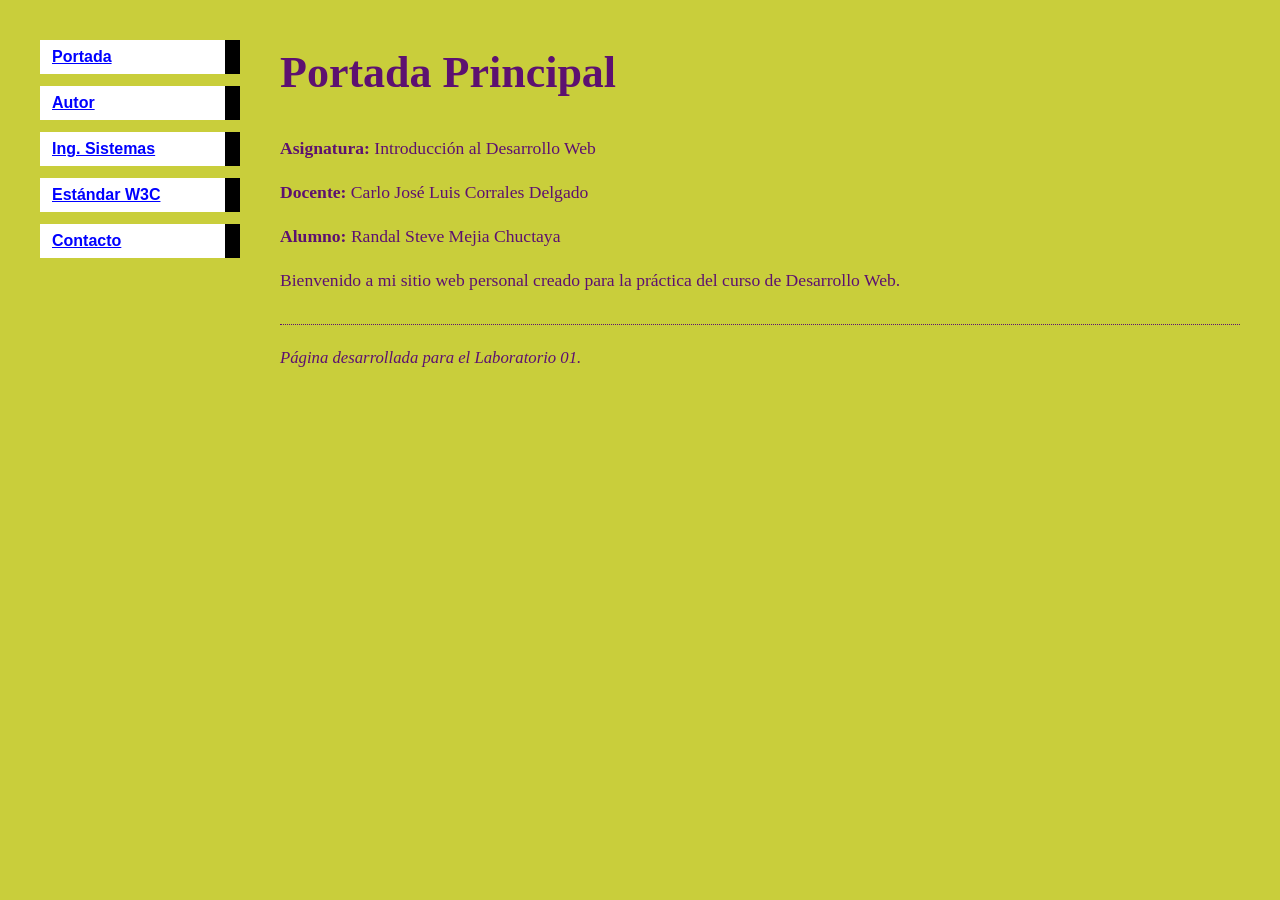
<file: Lab01/index.html>
<!DOCTYPE html>
<html lang="es">
<head>
    <meta charset="UTF-8">
    <title>Portada - Página Personal</title>
    <link rel="stylesheet" href="css/style.css">
</head>
<body>
    <div class="main-container">
        <nav>
            <ul>
                <li><a href="index.html">Portada</a></li>
                <li><a href="author.html">Autor</a></li>
                <li><a href="system.html">Ing. Sistemas</a></li>
                <li><a href="w3c.html">Estándar W3C</a></li>
                <li><a href="contact.html">Contacto</a></li>
            </ul>
        </nav>
        
        <main class="content">
            <h1>Portada Principal</h1>
            <p><strong>Asignatura:</strong> Introducción al Desarrollo Web</p>
            <p><strong>Docente:</strong> Carlo José Luis Corrales Delgado</p>
            <p><strong>Alumno:</strong> Randal Steve Mejia Chuctaya</p>
            
            <p>Bienvenido a mi sitio web personal creado para la práctica del curso de Desarrollo Web.</p>
            
            <hr>
            <footer>
                <em>Página desarrollada para el Laboratorio 01.</em>
            </footer>
        </main>
    </div>
</body>
</html>
</file>
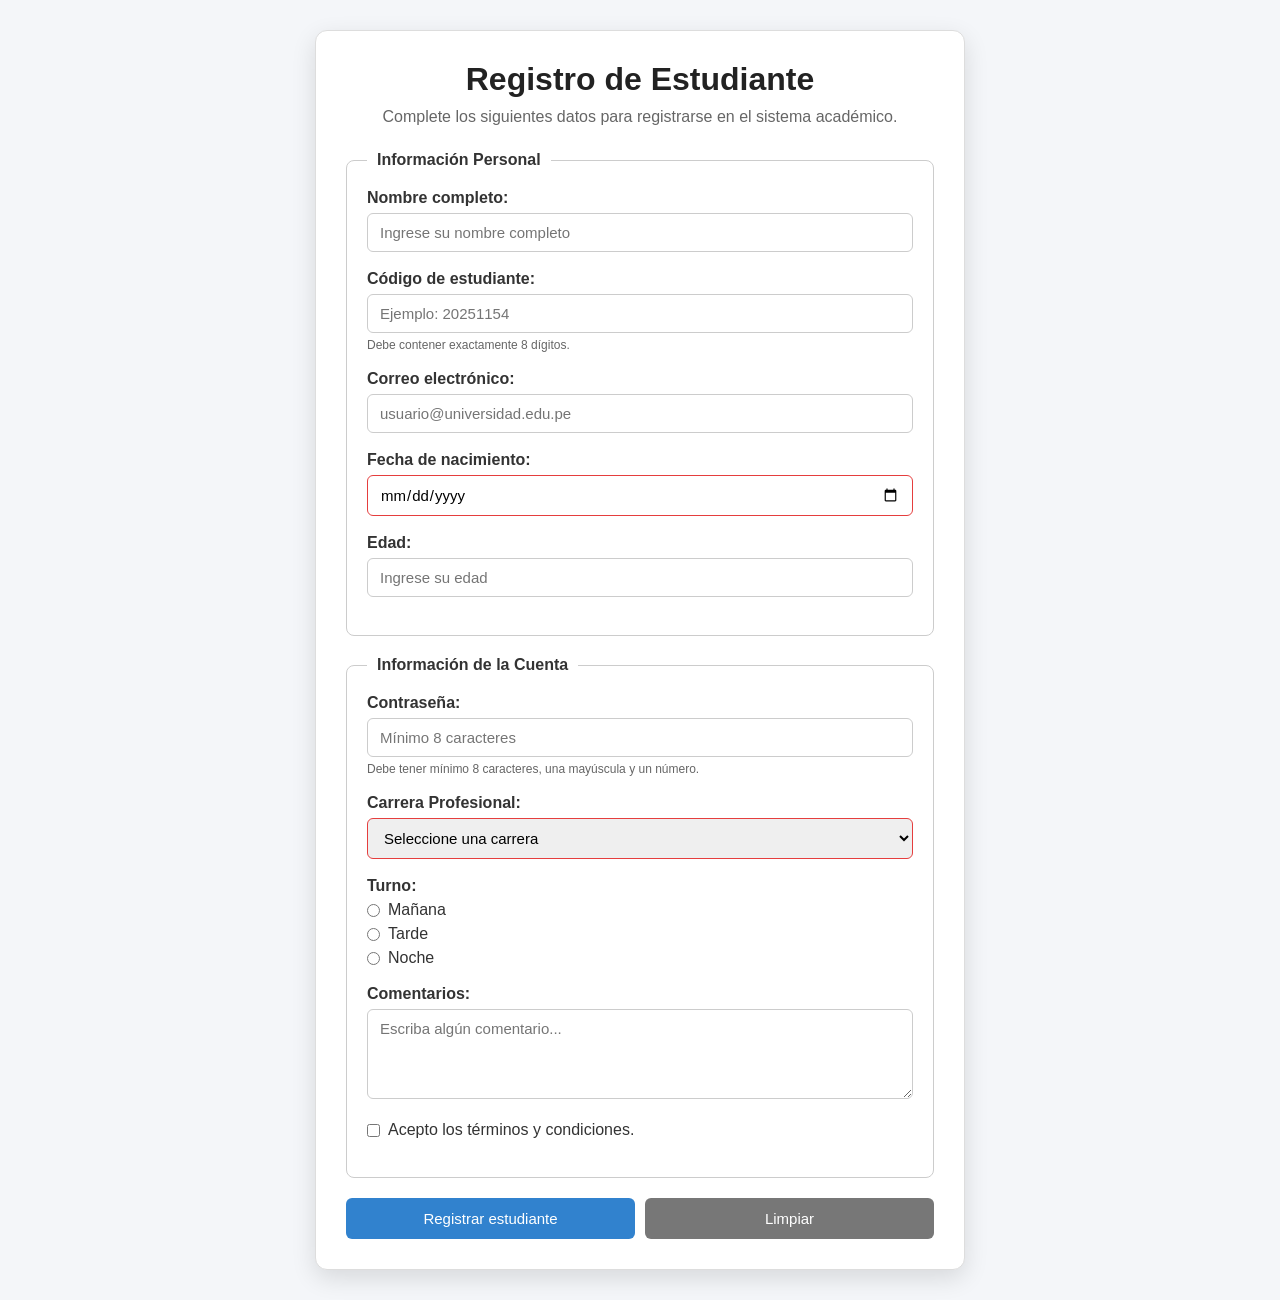
<file: lab02/index.html>
<!DOCTYPE html>
<html lang="es">
<head>
    <meta charset="UTF-8">
    <meta name="viewport" content="width=device-width, initial-scale=1.0">
    <title>Registro Académico</title>

    <link rel="stylesheet" href="styles.css">
</head>

<body>

    <main class="card">

        <h1>Registro de Estudiante</h1>
        <p class="descripcion">
            Complete los siguientes datos para registrarse en el sistema académico.
        </p>

        <form action="#" method="POST">

            <!-- INFORMACIÓN PERSONAL -->
            <fieldset>
                <legend>Información Personal</legend>

                <div class="form-group">
                    <label for="nombre">Nombre completo:</label>
                    <input
                        type="text"
                        id="nombre"
                        name="nombre"
                        required
                        minlength="3"
                        placeholder="Ingrese su nombre completo"
                    >
                </div>

                <div class="form-group">
                    <label for="codigo">Código de estudiante:</label>
                    <input
                        type="text"
                        id="codigo"
                        name="codigo"
                        required
                        pattern="[0-9]{8}"
                        maxlength="8"
                        inputmode="numeric"
                        placeholder="Ejemplo: 20251154"
                    >
                    <small>Debe contener exactamente 8 dígitos.</small>
                </div>

                <div class="form-group">
                    <label for="email">Correo electrónico:</label>
                    <input
                        type="email"
                        id="email"
                        name="email"
                        required
                        placeholder="usuario@universidad.edu.pe"
                    >
                </div>

                <div class="form-group">
                    <label for="fecha">Fecha de nacimiento:</label>
                    <input
                        type="date"
                        id="fecha"
                        name="fecha"
                        required
                        min="1990-01-01"
                        max="2012-12-31"
                    >
                </div>

                <div class="form-group">
                    <label for="edad">Edad:</label>
                    <input
                        type="number"
                        id="edad"
                        name="edad"
                        required
                        min="14"
                        max="100"
                        placeholder="Ingrese su edad"
                    >
                </div>

            </fieldset>


            <fieldset>
                <legend>Información de la Cuenta</legend>

                <div class="form-group">
                    <label for="password">Contraseña:</label>
                    <input
                        type="password"
                        id="password"
                        name="password"
                        required
                        minlength="8"
                        pattern="(?=.*[A-Z])(?=.*[0-9]).{8,}"
                        placeholder="Mínimo 8 caracteres"
                    >
                    <small>
                        Debe tener mínimo 8 caracteres, una mayúscula y un número.
                    </small>
                </div>

                <div class="form-group">
                    <label for="carrera">Carrera Profesional:</label>
                    <select id="carrera" name="carrera" required>
                        <option value="">Seleccione una carrera</option>
                        <option value="ingenieria-sistemas">
                            Ingeniería de Sistemas
                        </option>
                        <option value="ingenieria-computacion">
                            Ingeniería de Computación
                        </option>
                        <option value="ingenieria-industrial">
                            Ingeniería Industrial
                        </option>
                        <option value="ingenieria-civil">
                            Ingeniería Civil
                        </option>
                        <option value="administracion">
                            Administración
                        </option>
                    </select>
                </div>

                <div class="form-group">
                    <p class="label-title">Turno:</p>

                    <label class="radio-label">
                        <input
                            type="radio"
                            name="turno"
                            value="manana"
                            required
                        >
                        Mañana
                    </label>

                    <label class="radio-label">
                        <input
                            type="radio"
                            name="turno"
                            value="tarde"
                        >
                        Tarde
                    </label>

                    <label class="radio-label">
                        <input
                            type="radio"
                            name="turno"
                            value="noche"
                        >
                        Noche
                    </label>
                </div>

                <div class="form-group">
                    <label for="comentarios">Comentarios:</label>
                    <textarea
                        id="comentarios"
                        name="comentarios"
                        rows="4"
                        maxlength="300"
                        placeholder="Escriba algún comentario..."
                    ></textarea>
                </div>

                <div class="form-group checkbox-group">
                    <label>
                        <input
                            type="checkbox"
                            id="terminos"
                            name="terminos"
                            required
                        >
                        Acepto los términos y condiciones.
                    </label>
                </div>

            </fieldset>


            <div class="buttons">

                <button type="submit">
                    Registrar estudiante
                </button>

                <button type="reset" class="btn-reset">
                    Limpiar
                </button>

            </div>

        </form>

    </main>

</body>
</html>
</file>
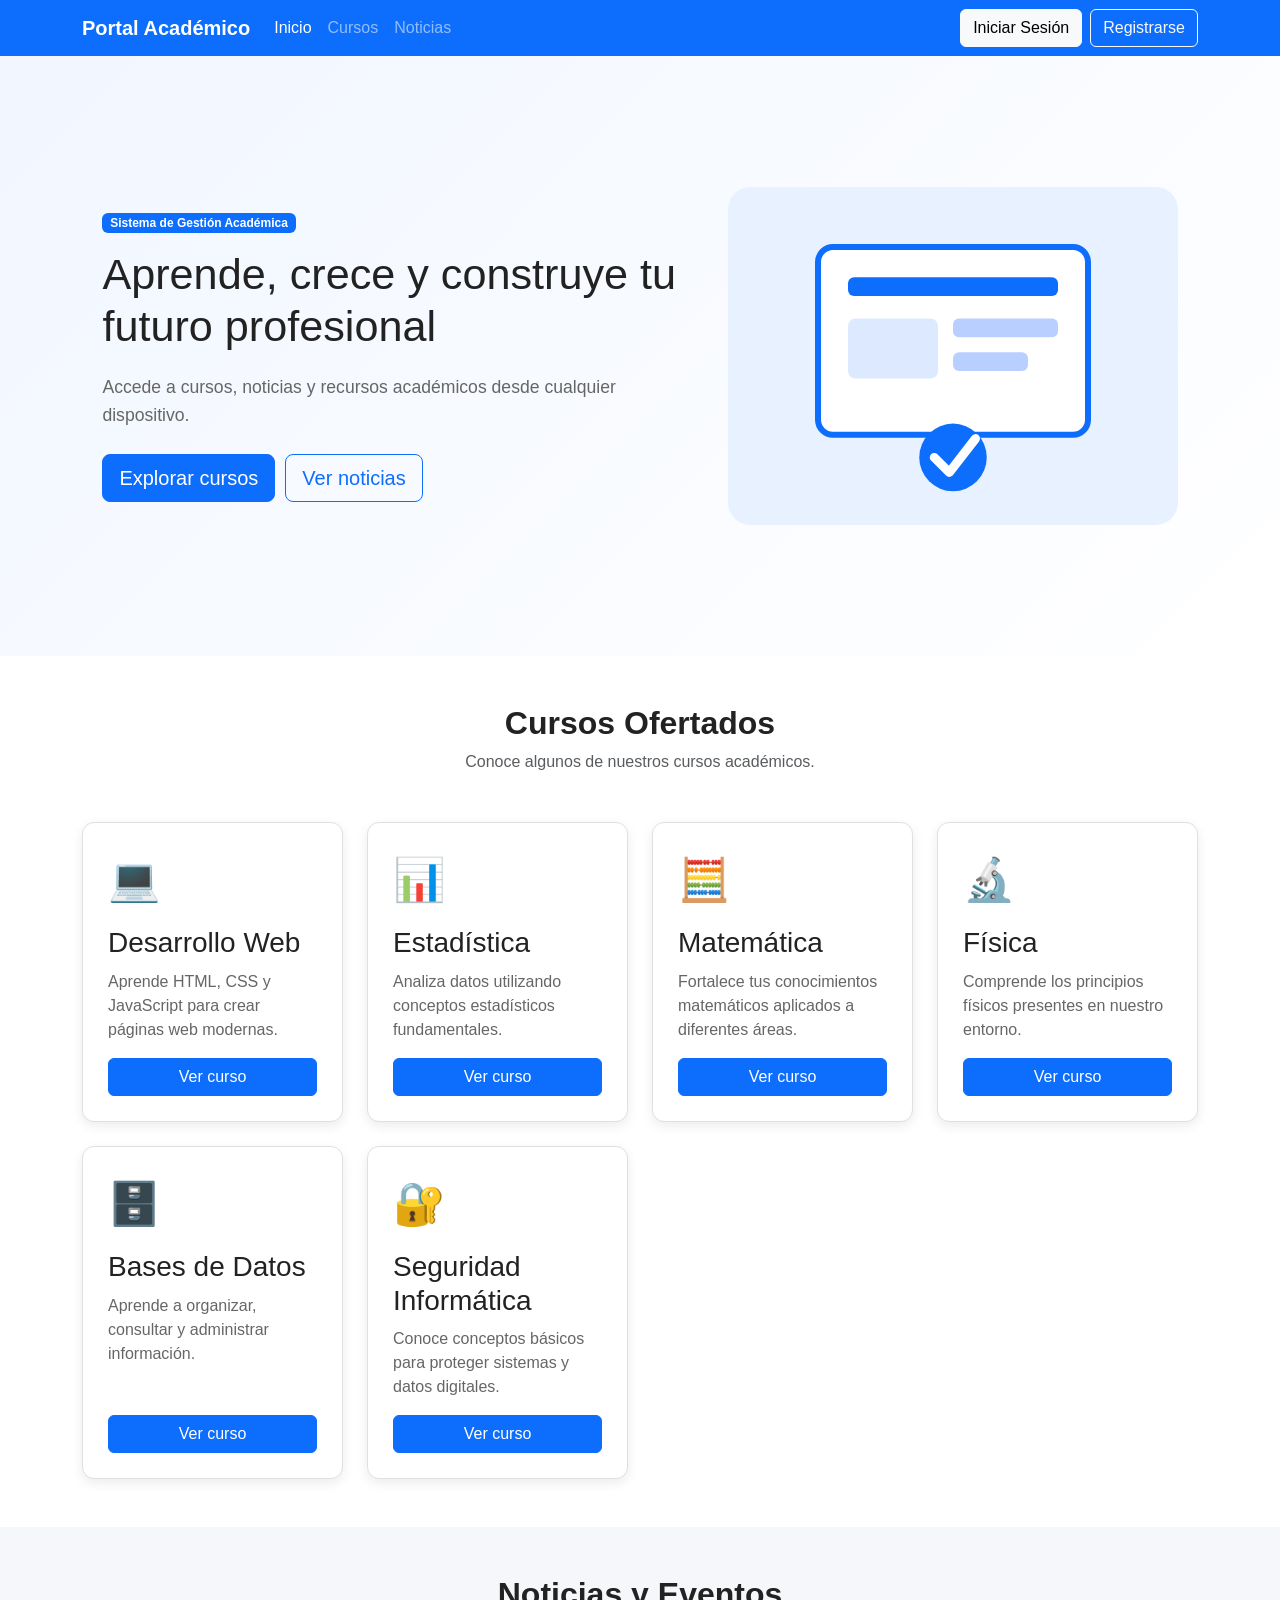
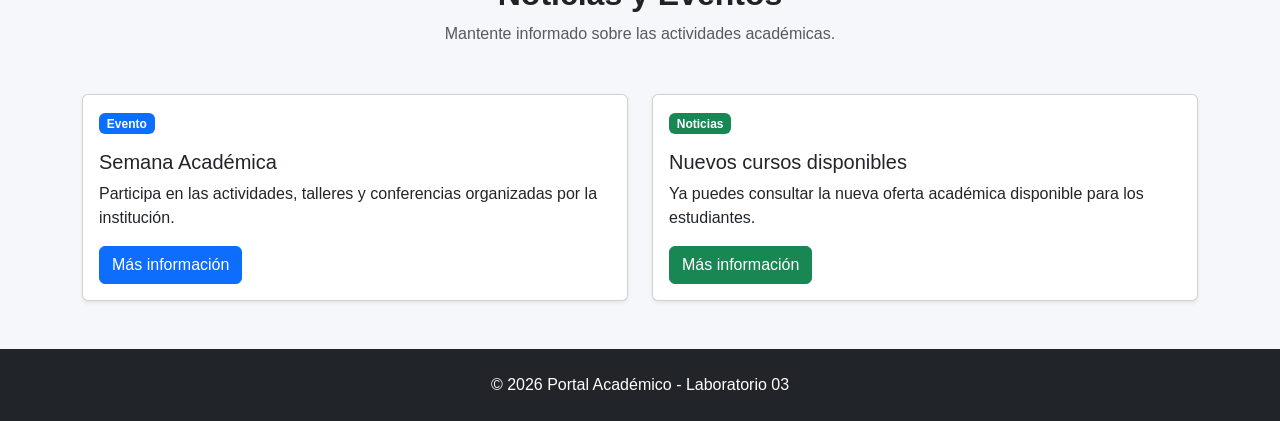
<file: Lab03/index.html>
<!DOCTYPE html>
<html lang="es">

<head>
    <meta charset="UTF-8">

    <meta name="viewport"
          content="width=device-width, initial-scale=1.0">

    <title>Portal Académico</title>

    <link
        href="https://cdn.jsdelivr.net/npm/bootstrap@5.3.3/dist/css/bootstrap.min.css"
        rel="stylesheet"
    >


    <link rel="stylesheet" href="styles.css">
</head>

<body>


    <nav class="navbar navbar-expand-lg navbar-dark bg-primary">
        <div class="container">

            <a class="navbar-brand fw-bold" href="#">
                Portal Académico
            </a>

            <button
                class="navbar-toggler"
                type="button"
                data-bs-toggle="collapse"
                data-bs-target="#navbarNav"
                aria-controls="navbarNav"
                aria-expanded="false"
                aria-label="Mostrar navegación"
            >
                <span class="navbar-toggler-icon"></span>
            </button>

            <div
                class="collapse navbar-collapse"
                id="navbarNav"
            >

                <ul class="navbar-nav me-auto mb-2 mb-lg-0">

                    <li class="nav-item">
                        <a class="nav-link active" href="#">
                            Inicio
                        </a>
                    </li>

                    <li class="nav-item">
                        <a class="nav-link" href="#cursos">
                            Cursos
                        </a>
                    </li>

                    <li class="nav-item">
                        <a class="nav-link" href="#noticias">
                            Noticias
                        </a>
                    </li>

                </ul>

                <div class="d-flex gap-2">

                    <a href="#"
                       class="btn btn-light">
                        Iniciar Sesión
                    </a>

                    <a href="#"
                       class="btn btn-outline-light">
                        Registrarse
                    </a>

                </div>

            </div>
        </div>
    </nav>


    <section class="hero-section">

        <div class="hero-text">

            <span class="badge bg-primary mb-3">
                Sistema de Gestión Académica
            </span>

            <h1>
                Aprende, crece y construye
                tu futuro profesional
            </h1>

            <p>
                Accede a cursos, noticias y recursos académicos
                desde cualquier dispositivo.
            </p>

            <div class="hero-buttons">

                <a href="#cursos"
                   class="btn btn-primary btn-lg">
                    Explorar cursos
                </a>

                <a href="#noticias"
                   class="btn btn-outline-primary btn-lg">
                    Ver noticias
                </a>

            </div>

        </div>


        <div class="hero-image">

            <img
                src="hero.svg"
                alt="Ilustración del portal académico"
            >

        </div>

    </section>


    <section
        id="cursos"
        class="container py-5"
    >

        <div class="section-title text-center mb-5">

            <h2>Cursos Ofertados</h2>

            <p class="text-muted">
                Conoce algunos de nuestros cursos académicos.
            </p>

        </div>


        <div class="course-grid">

            <!-- CURSO 1 -->
            <article class="course-card">

                <div class="course-icon">
                    💻
                </div>

                <h3>Desarrollo Web</h3>

                <p>
                    Aprende HTML, CSS y JavaScript
                    para crear páginas web modernas.
                </p>

                <a href="#"
                   class="btn btn-primary">
                    Ver curso
                </a>

            </article>


            <!-- CURSO 2 -->
            <article class="course-card">

                <div class="course-icon">
                    📊
                </div>

                <h3>Estadística</h3>

                <p>
                    Analiza datos utilizando conceptos
                    estadísticos fundamentales.
                </p>

                <a href="#"
                   class="btn btn-primary">
                    Ver curso
                </a>

            </article>


            <!-- CURSO 3 -->
            <article class="course-card">

                <div class="course-icon">
                    🧮
                </div>

                <h3>Matemática</h3>

                <p>
                    Fortalece tus conocimientos matemáticos
                    aplicados a diferentes áreas.
                </p>

                <a href="#"
                   class="btn btn-primary">
                    Ver curso
                </a>

            </article>


            <!-- CURSO 4 -->
            <article class="course-card">

                <div class="course-icon">
                    🔬
                </div>

                <h3>Física</h3>

                <p>
                    Comprende los principios físicos
                    presentes en nuestro entorno.
                </p>

                <a href="#"
                   class="btn btn-primary">
                    Ver curso
                </a>

            </article>


            <!-- CURSO 5 -->
            <article class="course-card">

                <div class="course-icon">
                    🗄️
                </div>

                <h3>Bases de Datos</h3>

                <p>
                    Aprende a organizar, consultar
                    y administrar información.
                </p>

                <a href="#"
                   class="btn btn-primary">
                    Ver curso
                </a>

            </article>


            <!-- CURSO 6 -->
            <article class="course-card">

                <div class="course-icon">
                    🔐
                </div>

                <h3>Seguridad Informática</h3>

                <p>
                    Conoce conceptos básicos para proteger
                    sistemas y datos digitales.
                </p>

                <a href="#"
                   class="btn btn-primary">
                    Ver curso
                </a>

            </article>

        </div>

    </section>


    <!-- ==========================
         NOTICIAS Y EVENTOS
         ========================== -->

    <section
        id="noticias"
        class="news-section py-5"
    >

        <div class="container">

            <div class="text-center mb-5">

                <h2>Noticias y Eventos</h2>

                <p class="text-muted">
                    Mantente informado sobre las actividades académicas.
                </p>

            </div>


            <div class="row g-4">

                <!-- NOTICIA 1 -->
                <div class="col-md-6">

                    <div class="card h-100 shadow-sm">

                        <div class="card-body">

                            <span class="badge bg-primary mb-3">
                                Evento
                            </span>

                            <h5 class="card-title">
                                Semana Académica
                            </h5>

                            <p class="card-text">
                                Participa en las actividades,
                                talleres y conferencias organizadas
                                por la institución.
                            </p>

                            <button
                                type="button"
                                class="btn btn-primary"
                                data-bs-toggle="modal"
                                data-bs-target="#infoModal"
                            >
                                Más información
                            </button>

                        </div>

                    </div>

                </div>


                <!-- NOTICIA 2 -->
                <div class="col-md-6">

                    <div class="card h-100 shadow-sm">

                        <div class="card-body">

                            <span class="badge bg-success mb-3">
                                Noticias
                            </span>

                            <h5 class="card-title">
                                Nuevos cursos disponibles
                            </h5>

                            <p class="card-text">
                                Ya puedes consultar la nueva oferta
                                académica disponible para los estudiantes.
                            </p>

                            <button
                                type="button"
                                class="btn btn-success"
                                data-bs-toggle="modal"
                                data-bs-target="#infoModal"
                            >
                                Más información
                            </button>

                        </div>

                    </div>

                </div>

            </div>

        </div>

    </section>




    <div
        class="modal fade"
        id="infoModal"
        tabindex="-1"
        aria-labelledby="infoModalLabel"
        aria-hidden="true"
    >

        <div class="modal-dialog">

            <div class="modal-content">

                <div class="modal-header">

                    <h5
                        class="modal-title"
                        id="infoModalLabel"
                    >
                        Información académica
                    </h5>

                    <button
                        type="button"
                        class="btn-close"
                        data-bs-dismiss="modal"
                        aria-label="Cerrar"
                    ></button>

                </div>

                <div class="modal-body">

                    Para obtener información detallada sobre
                    cursos y actividades académicas, consulte
                    el portal institucional.

                </div>

                <div class="modal-footer">

                    <button
                        type="button"
                        class="btn btn-secondary"
                        data-bs-dismiss="modal"
                    >
                        Cerrar
                    </button>

                </div>

            </div>

        </div>

    </div>


    <footer class="bg-dark text-white text-center py-4">

        <p class="mb-0">
            © 2026 Portal Académico - Laboratorio 03
        </p>

    </footer>

    <script
        src="https://cdn.jsdelivr.net/npm/bootstrap@5.3.3/dist/js/bootstrap.bundle.min.js">
    </script>

</body>

</html>
</file>
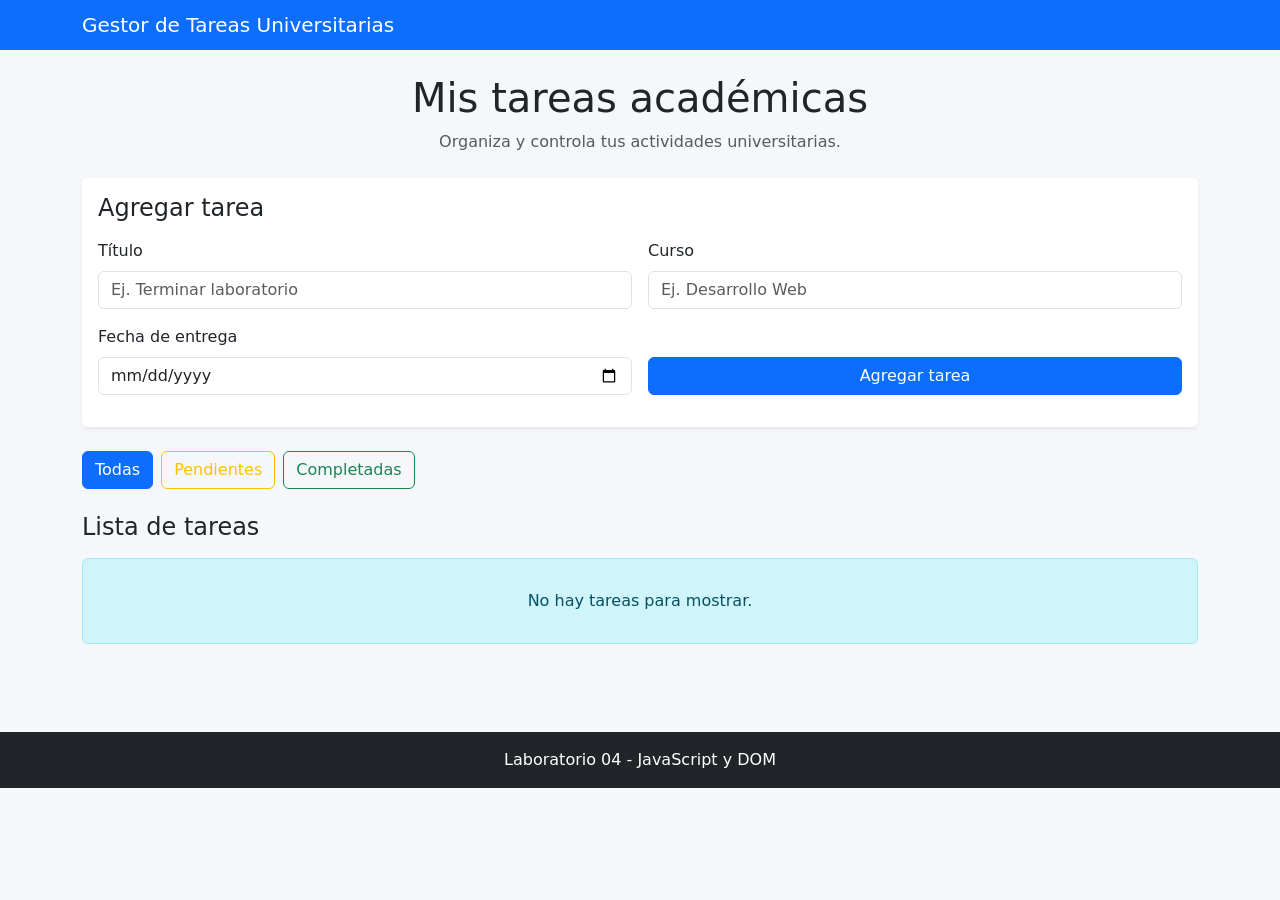
<file: Lab04/index.html>
<!DOCTYPE html>
<html lang="es">
<head>
    <meta charset="UTF-8">
    <meta name="viewport" content="width=device-width, initial-scale=1.0">
    <title>Gestor de Tareas Universitarias</title>

    <link href="https://cdn.jsdelivr.net/npm/bootstrap@5.3.3/dist/css/bootstrap.min.css" rel="stylesheet">

    <link rel="stylesheet" href="styles.css">
</head>

<body>

    <nav class="navbar navbar-dark bg-primary">
        <div class="container">
            <span class="navbar-brand mb-0 h1">
                Gestor de Tareas Universitarias
            </span>
        </div>
    </nav>

    <main class="container py-4">

        <div class="text-center mb-4">
            <h1>Mis tareas académicas</h1>
            <p class="text-muted">
                Organiza y controla tus actividades universitarias.
            </p>
        </div>

        <section class="card shadow-sm mb-4">
            <div class="card-body">

                <h2 class="h4 mb-3">Agregar tarea</h2>

                <form id="task-form">

                    <div class="row g-3">

                        <div class="col-md-6">
                            <label for="titulo" class="form-label">
                                Título
                            </label>

                            <input
                                type="text"
                                id="titulo"
                                class="form-control"
                                placeholder="Ej. Terminar laboratorio"
                            >
                        </div>

                        <div class="col-md-6">
                            <label for="curso" class="form-label">
                                Curso
                            </label>

                            <input
                                type="text"
                                id="curso"
                                class="form-control"
                                placeholder="Ej. Desarrollo Web"
                            >
                        </div>

                        <div class="col-md-6">
                            <label for="fechaEntrega" class="form-label">
                                Fecha de entrega
                            </label>

                            <input
                                type="date"
                                id="fechaEntrega"
                                class="form-control"
                            >
                        </div>

                        <div class="col-md-6 d-flex align-items-end">
                            <button
                                type="submit"
                                class="btn btn-primary w-100"
                            >
                                Agregar tarea
                            </button>
                        </div>

                    </div>

                </form>

                <div id="alert-container" class="mt-3"></div>

            </div>
        </section>

        <section class="mb-4">

            <div class="d-flex flex-wrap gap-2 mb-3">

                <button
                    class="btn btn-outline-primary filter-btn active"
                    data-filter="todas"
                >
                    Todas
                </button>

                <button
                    class="btn btn-outline-warning filter-btn"
                    data-filter="pendientes"
                >
                    Pendientes
                </button>

                <button
                    class="btn btn-outline-success filter-btn"
                    data-filter="completadas"
                >
                    Completadas
                </button>

            </div>

        </section>

        <section>

            <h2 class="h4 mb-3">Lista de tareas</h2>

            <div id="task-list" class="row g-3"></div>

        </section>

    </main>

    <footer class="bg-dark text-white text-center py-3 mt-5">
        <p class="mb-0">
            Laboratorio 04 - JavaScript y DOM
        </p>
    </footer>

    <script src="app.js"></script>

</body>
</html>
</file>
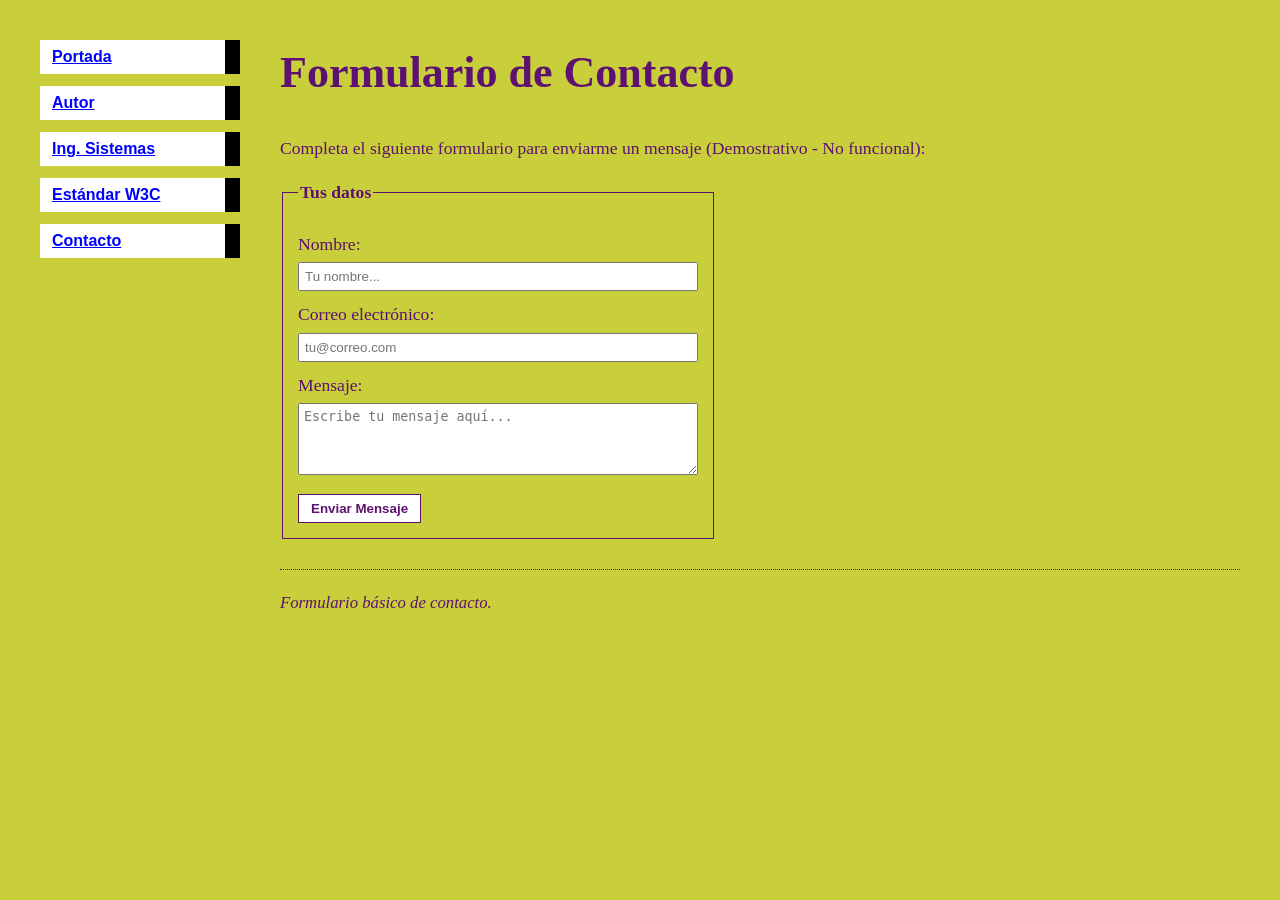
<file: Lab01/contact.html>
<!DOCTYPE html>
<html lang="es">
<head>
    <meta charset="UTF-8">
    <title>Formulario de Contacto</title>
    <link rel="stylesheet" href="css/style.css">
</head>
<body>
    <div class="main-container">
        <nav>
            <ul>
                <li><a href="index.html">Portada</a></li>
                <li><a href="author.html">Autor</a></li>
                <li><a href="system.html">Ing. Sistemas</a></li>
                <li><a href="w3c.html">Estándar W3C</a></li>
                <li><a href="contact.html">Contacto</a></li>
            </ul>
        </nav>
        
        <main class="content">
            <h1>Formulario de Contacto</h1>
            <p>Completa el siguiente formulario para enviarme un mensaje (Demostrativo - No funcional):</p>

            <form action="#" method="get">
                <fieldset>
                    <legend><strong>Tus datos</strong></legend>
                    
                    <label for="name">Nombre:</label>
                    <input type="text" id="name" name="name" placeholder="Tu nombre...">

                    <label for="email">Correo electrónico:</label>
                    <input type="email" id="email" name="email" placeholder="tu@correo.com">

                    <label for="message">Mensaje:</label>
                    <textarea id="message" name="message" rows="4" placeholder="Escribe tu mensaje aquí..."></textarea>

                    <button type="submit">Enviar Mensaje</button>
                </fieldset>
            </form>

            <hr>
            <footer>
                <em>Formulario básico de contacto.</em>
            </footer>
        </main>
    </div>
</body>
</html>
</file>
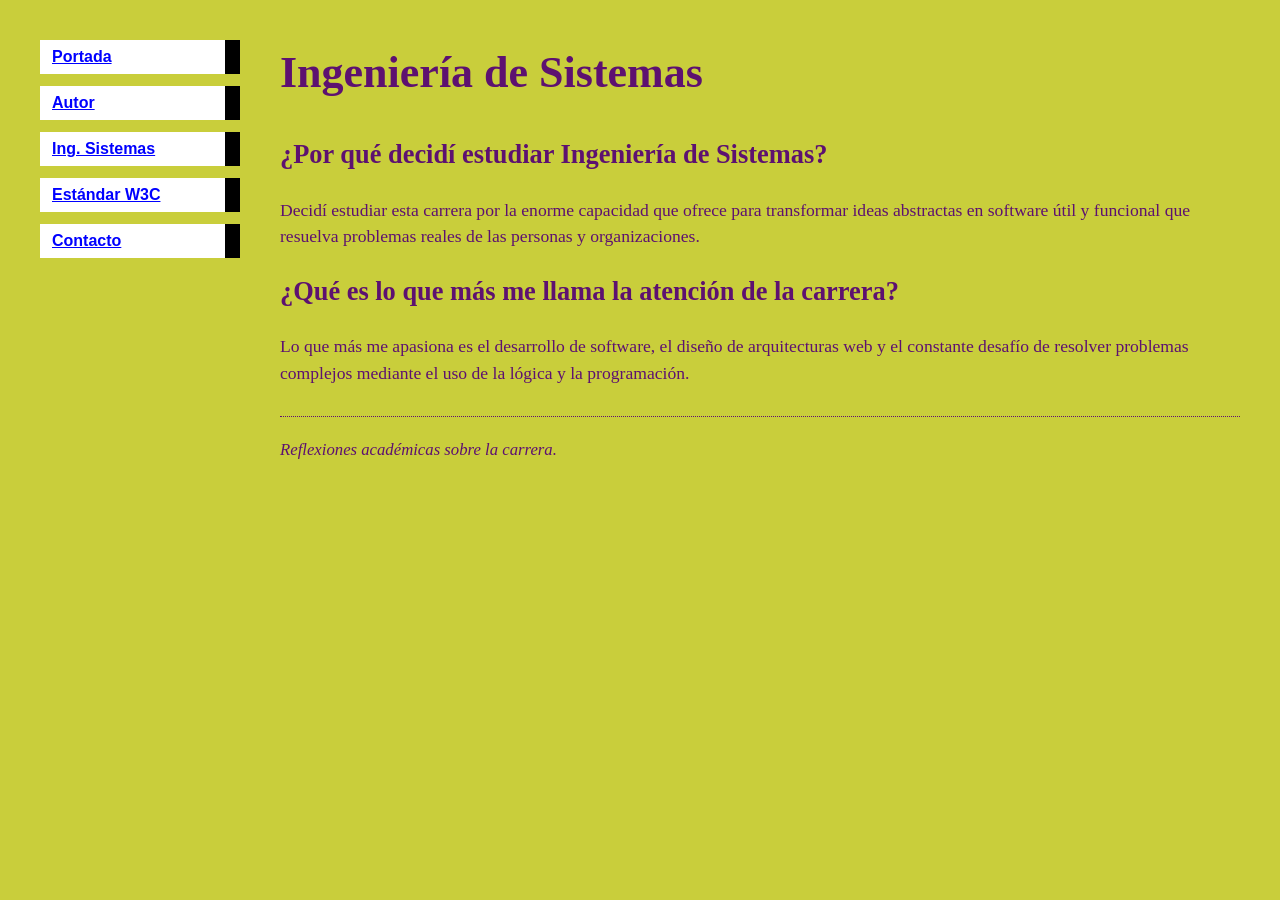
<file: Lab01/system.html>
<!DOCTYPE html>
<html lang="es">
<head>
    <meta charset="UTF-8">
    <title>Ingeniería de Sistemas</title>
    <link rel="stylesheet" href="css/style.css">
</head>
<body>
    <div class="main-container">
        <nav>
            <ul>
                <li><a href="index.html">Portada</a></li>
                <li><a href="author.html">Autor</a></li>
                <li><a href="system.html">Ing. Sistemas</a></li>
                <li><a href="w3c.html">Estándar W3C</a></li>
                <li><a href="contact.html">Contacto</a></li>
            </ul>
        </nav>
        
        <main class="content">
            <h1>Ingeniería de Sistemas</h1>

            <h2>¿Por qué decidí estudiar Ingeniería de Sistemas?</h2>
            <p>Decidí estudiar esta carrera por la enorme capacidad que ofrece para transformar ideas abstractas en software útil y funcional que resuelva problemas reales de las personas y organizaciones.</p>

            <h2>¿Qué es lo que más me llama la atención de la carrera?</h2>
            <p>Lo que más me apasiona es el desarrollo de software, el diseño de arquitecturas web y el constante desafío de resolver problemas complejos mediante el uso de la lógica y la programación.</p>

            <hr>
            <footer>
                <em>Reflexiones académicas sobre la carrera.</em>
            </footer>
        </main>
    </div>
</body>
</html>
</file>
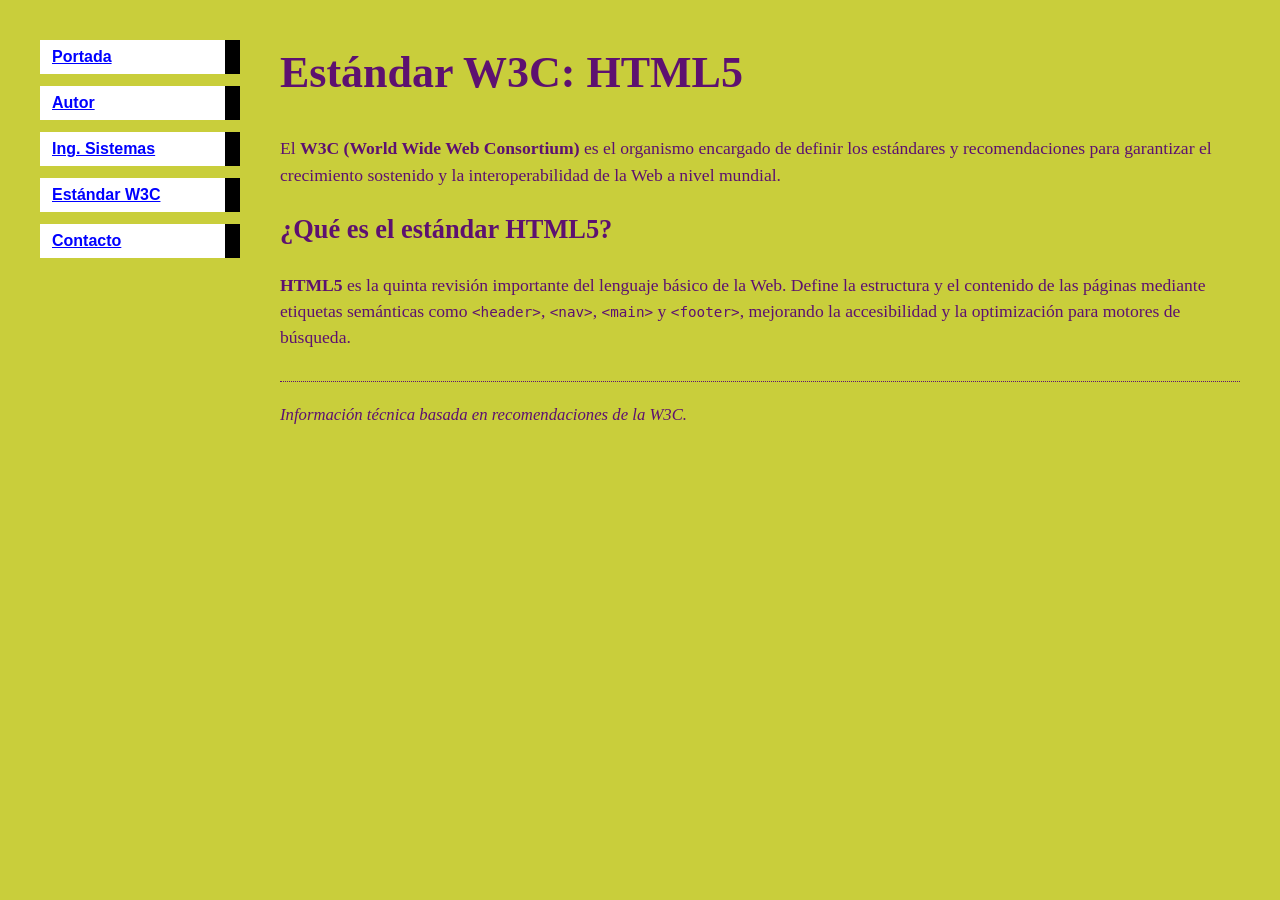
<file: Lab01/w3c.html>
<!DOCTYPE html>
<html lang="es">
<head>
    <meta charset="UTF-8">
    <title>Estándar W3C - HTML5</title>
    <link rel="stylesheet" href="css/style.css">
</head>
<body>
    <div class="main-container">
        <nav>
            <ul>
                <li><a href="index.html">Portada</a></li>
                <li><a href="author.html">Autor</a></li>
                <li><a href="system.html">Ing. Sistemas</a></li>
                <li><a href="w3c.html">Estándar W3C</a></li>
                <li><a href="contact.html">Contacto</a></li>
            </ul>
        </nav>
        
        <main class="content">
            <h1>Estándar W3C: HTML5</h1>
            <p>El <strong>W3C (World Wide Web Consortium)</strong> es el organismo encargado de definir los estándares y recomendaciones para garantizar el crecimiento sostenido y la interoperabilidad de la Web a nivel mundial.</p>

            <h2>¿Qué es el estándar HTML5?</h2>
            <p><strong>HTML5</strong> es la quinta revisión importante del lenguaje básico de la Web. Define la estructura y el contenido de las páginas mediante etiquetas semánticas como <code>&lt;header&gt;</code>, <code>&lt;nav&gt;</code>, <code>&lt;main&gt;</code> y <code>&lt;footer&gt;</code>, mejorando la accesibilidad y la optimización para motores de búsqueda.</p>

            <hr>
            <footer>
                <em>Información técnica basada en recomendaciones de la W3C.</em>
            </footer>
        </main>
    </div>
</body>
</html>
</file>
<file: Lab01/css/style.css>
body {
    background-color: #c9ce3b;
    color: #5d1170;
    font-family: 'Georgia', 'Times New Roman', serif;
    margin: 40px;
    padding: 0;
}

h1 {
    font-size: 2.5em;
    margin-top: 0;
    color: #5d1170;
}

.main-container {
    display: flex;
    gap: 40px;
    align-items: flex-start;
}

nav {
    width: 200px;
    flex-shrink: 0;
}

nav ul {
    list-style-type: none;
    padding: 0;
    margin: 0;
}

nav li {
    margin-bottom: 12px;
}

nav a {
    display: block;
    background-color: #ffffff;
    color: #0000ff; 
    text-decoration: underline;
    padding: 8px 12px;
    font-weight: bold;
    border-right: 15px solid #000000; 
    font-family: sans-serif;
}

nav a:hover {
    background-color: #f0f0f0;
}


.content {
    flex-grow: 1;
    font-size: 1.1em;
    line-height: 1.5;
}

hr {
    border: none;
    border-top: 1px dotted #5d1170;
    margin-top: 30px;
    margin-bottom: 20px;
}

footer {
    font-style: italic;
    font-size: 0.95em;
}


form fieldset {
    border: 1px solid #5d1170;
    padding: 15px;
    max-width: 400px;
}

form label {
    display: block;
    margin-top: 10px;
}

form input, form textarea {
    width: 100%;
    padding: 5px;
    margin-top: 5px;
    box-sizing: border-box;
}

button {
    margin-top: 12px;
    padding: 6px 12px;
    background-color: #ffffff;
    color: #5d1170;
    border: 1px solid #5d1170;
    font-weight: bold;
    cursor: pointer;
}
</file>
<file: lab02/styles.css>
* {
    box-sizing: border-box;
    margin: 0;
    padding: 0;
}


body {
    font-family: "Segoe UI", Tahoma, Geneva, Verdana, sans-serif;
    background-color: #f4f6f9;
    min-height: 100vh;

    display: flex;
    justify-content: center;
    align-items: center;

    padding: 30px;
}


.card {
    width: 100%;
    max-width: 650px;

    background-color: white;

    padding: 30px;

    border: 1px solid #ddd;
    border-radius: 12px;

    box-shadow: 0 8px 25px rgba(0, 0, 0, 0.12);
}



h1 {
    text-align: center;
    margin-bottom: 10px;
    color: #222;
}

.descripcion {
    text-align: center;
    color: #666;
    margin-bottom: 25px;
}



fieldset {
    border: 1px solid #ccc;
    border-radius: 8px;
    padding: 20px;
    margin-bottom: 20px;
}

legend {
    font-weight: bold;
    padding: 0 10px;
    color: #333;
}



.form-group {
    margin-bottom: 18px;
}

.form-group label,
.label-title {
    display: block;
    margin-bottom: 6px;
    font-weight: bold;
    color: #333;
}

input,
select,
textarea {
    width: 100%;
    padding: 10px 12px;

    border: 1px solid #ccc;
    border-radius: 6px;

    font-size: 15px;
    font-family: inherit;
}




input:focus,
select:focus,
textarea:focus {
    border-color: #3182ce;
    outline: none;

    box-shadow: 0 0 5px rgba(49, 130, 206, 0.4);
}


input:hover,
select:hover,
textarea:hover {
    border-color: #888;
}



input:invalid:not(:placeholder-shown),
select:invalid,
textarea:invalid {
    border-color: #e53e3e;
}

input:valid,
select:valid {
    border-color: #38a169;
}



.radio-label,
.checkbox-group label {
    display: flex !important;
    align-items: center;
    gap: 8px;
    margin-bottom: 8px;
    font-weight: normal !important;
}

.radio-label input,
.checkbox-group input {
    width: auto;
}




small {
    display: block;
    margin-top: 5px;
    color: #666;
    font-size: 12px;
}



.buttons {
    display: flex;
    gap: 10px;
    margin-top: 10px;
}

button {
    flex: 1;

    padding: 12px;

    border: none;
    border-radius: 6px;

    background-color: #3182ce;
    color: white;

    font-size: 15px;
    cursor: pointer;
}

button:hover {
    background-color: #2563a8;
}

button:active {
    transform: scale(0.98);
}

button:disabled {
    opacity: 0.5;
    cursor: not-allowed;
}

.btn-reset {
    background-color: #777;
}

.btn-reset:hover {
    background-color: #555;
}


@media (max-width: 600px) {

    body {
        padding: 15px;
    }

    .card {
        padding: 20px;
    }

    .buttons {
        flex-direction: column;
    }
}
</file>
<file: Lab03/styles.css>
* {
    box-sizing: border-box;
}

html {
    scroll-behavior: smooth;
}

body {
    margin: 0;
    font-family: Arial, Helvetica, sans-serif;
    color: #222;
}


.hero-section {
    min-height: 500px;

    display: flex;
    flex-direction: column;

    justify-content: center;
    align-items: center;

    gap: 40px;

    padding: 60px 20px;

    background: linear-gradient(
        135deg,
        #f1f6ff,
        #ffffff
    );
}

.hero-text {
    width: 100%;
    max-width: 600px;

    text-align: center;
}

.hero-text h1 {
    font-size: 2.2rem;
    line-height: 1.2;
    margin-bottom: 20px;
}

.hero-text p {
    font-size: 1.1rem;
    color: #666;
    line-height: 1.6;
}

.hero-buttons {
    display: flex;
    flex-direction: column;
    gap: 10px;

    margin-top: 25px;
}

.hero-image {
    width: 100%;
    max-width: 450px;
}

.hero-image img {
    display: block;
    width: 100%;
    height: auto;
}



.section-title h2,
.news-section h2 {
    font-weight: bold;
}


.course-grid {
    display: grid;

    grid-template-columns: 1fr;

    gap: 24px;
}

.course-card {
    background-color: white;

    padding: 25px;

    border: 1px solid #e0e0e0;
    border-radius: 12px;

    box-shadow: 0 4px 12px rgba(0, 0, 0, 0.08);

    display: flex;
    flex-direction: column;

    transition:
        transform 0.2s ease,
        box-shadow 0.2s ease;
}

.course-card:hover {
    transform: translateY(-5px);

    box-shadow:
        0 8px 20px rgba(0, 0, 0, 0.12);
}

.course-card h3 {
    margin: 15px 0 10px;
}

.course-card p {
    color: #666;
    line-height: 1.5;

    flex-grow: 1;
}

.course-icon {
    font-size: 42px;
}



.news-section {
    background-color: #f5f7fa;
}



@media (min-width: 576px) {

    .hero-text h1 {
        font-size: 2.7rem;
    }

    .hero-buttons {
        flex-direction: row;
        justify-content: center;
    }

    .course-grid {
        grid-template-columns:
            repeat(2, 1fr);
    }
}


@media (min-width: 992px) {

    .hero-section {
        flex-direction: row;

        justify-content: space-between;

        min-height: 600px;

        padding: 80px 8%;
    }

    .hero-text {
        text-align: left;
    }

    .hero-buttons {
        justify-content: flex-start;
    }

    .course-grid {
        grid-template-columns:
            repeat(3, 1fr);
    }
}


@media (min-width: 1200px) {

    .course-grid {
        grid-template-columns:
            repeat(4, 1fr);
    }
}
</file>
<file: Lab04/styles.css>
body {
    background-color: #f5f7fa;
}

.card {
    border: none;
}

.task-card {
    height: 100%;
}

.task-completed {
    text-decoration: line-through;
    opacity: 0.6;
}

.task-date {
    font-size: 0.9rem;
    color: #666;
}

.empty-message {
    text-align: center;
    padding: 30px;
}

footer {
    margin-top: 50px;
}
</file>
